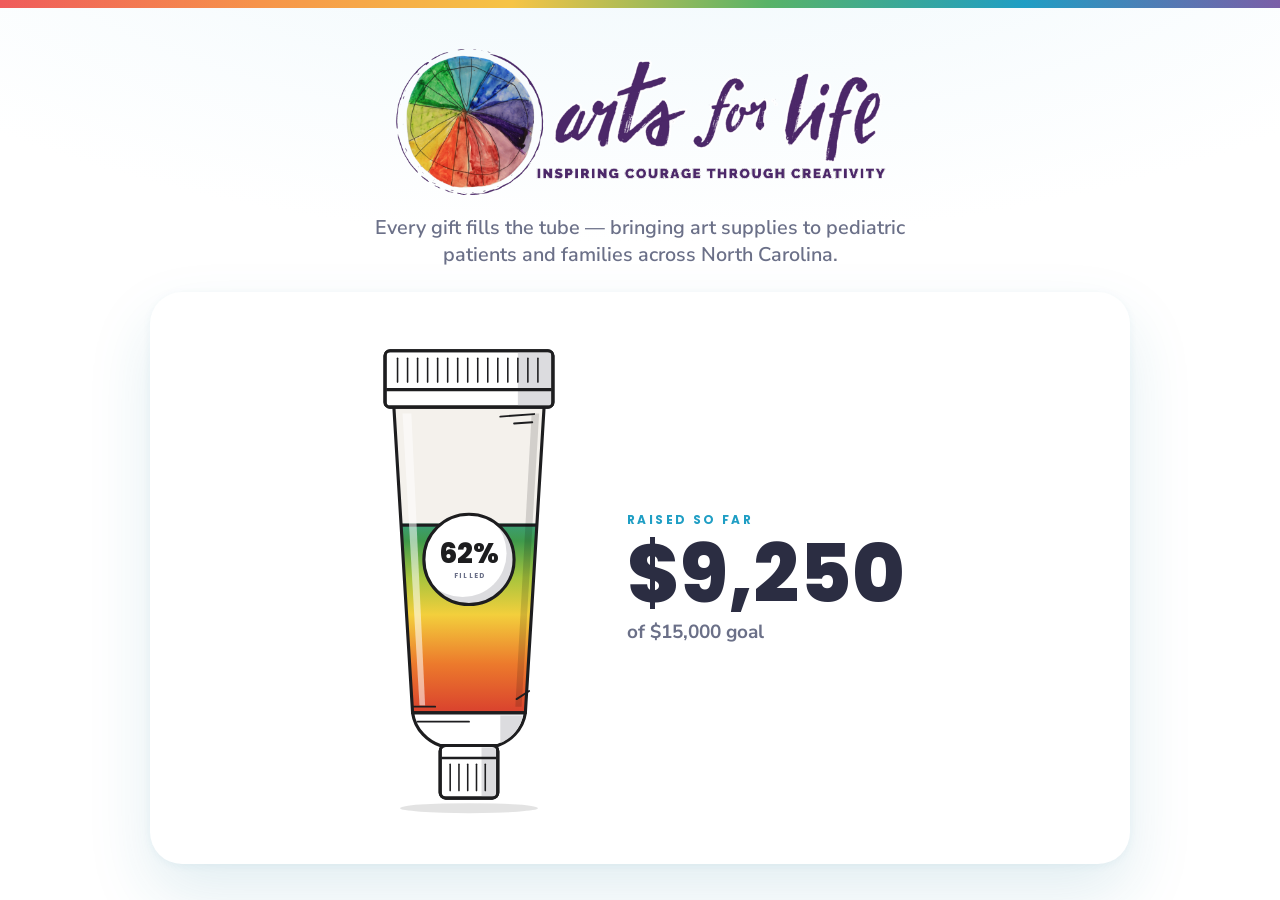
<file: index.html>
<!DOCTYPE html>
<html lang="en">
<head>
<meta charset="utf-8">
<meta name="viewport" content="width=device-width, initial-scale=1">
<title>Paint Fund · Arts For Life</title>
<meta name="description" content="Every gift fills the tube — bringing art supplies to pediatric patients and families across North Carolina.">
<link rel="preconnect" href="https://fonts.googleapis.com">
<link rel="preconnect" href="https://fonts.gstatic.com" crossorigin>
<link href="https://fonts.googleapis.com/css2?family=Poppins:wght@500;600;700;800&family=Nunito+Sans:wght@400;600;700;800;900&display=swap" rel="stylesheet">
<link rel="stylesheet" href="css/styles.css">
<script>if (/[?&]embed=1\b/.test(location.search)) document.documentElement.classList.add("embed");</script>
</head>
<body>
<div class="page page--fit">
  <div class="rainbow-strip" aria-hidden="true"></div>

  <header class="hero">
    <h1><img class="hero__logo" src="assets/arts-for-life-logo.png" alt="Arts For Life — Inspiring Courage Through Creativity" width="785" height="240"></h1>
    <p class="hero__sub">Every gift fills the tube — bringing art supplies to pediatric patients and families across North Carolina.</p>
  </header>

  <main class="main-card">

    <!-- ===== PAINT TUBE ===== -->
    <div class="tube" id="tube" role="progressbar" aria-label="Fundraising progress" aria-valuemin="0" aria-valuemax="100" aria-valuenow="0" aria-valuetext="0% of goal">
      <svg viewBox="0 0 300 770" xmlns="http://www.w3.org/2000/svg" aria-hidden="true" focusable="false">
        <defs>
          <clipPath id="tube-body"><path d="M30,110 L270,110 L240,600 L60,600 Z"/></clipPath>
          <clipPath id="tube-label"><path d="M78,355 A72,72 0 1 0 222,355 A72,72 0 1 0 78,355 Z"/></clipPath>
          <!-- Fixed to the full body height so colors don't compress as it fills. -->
          <linearGradient id="tube-paint" gradientUnits="userSpaceOnUse" x1="0" y1="600" x2="0" y2="110">
            <stop offset="0" stop-color="#d9412e"/>
            <stop offset="0.16" stop-color="#ec7a2c"/>
            <stop offset="0.32" stop-color="#f3cf3c"/>
            <stop offset="0.44" stop-color="#a8c43d"/>
            <stop offset="0.56" stop-color="#3f9a4b"/>
            <stop offset="0.70" stop-color="#36a3b6"/>
            <stop offset="0.84" stop-color="#3a5daf"/>
            <stop offset="1" stop-color="#5a3a8c"/>
          </linearGradient>
        </defs>

        <!-- ground shadow -->
        <ellipse cx="150" cy="752" rx="110" ry="8" fill="rgba(29,29,31,0.12)"/>

        <!-- paint: the gradient fills the whole body; an "empty" cover slides up
             to reveal it. Its bottom edge is the 5px paint surface line. -->
        <g clip-path="url(#tube-body)">
          <rect x="0" y="100" width="300" height="510" fill="url(#tube-paint)"/>
          <g class="tube__cover" id="tube-cover">
            <rect x="0" y="100" width="300" height="500" fill="#f4f1ec"/>
            <rect x="0" y="600" width="300" height="5" fill="#1d1d1f"/>
          </g>
        </g>

        <!-- shine + shade on body -->
        <path d="M44,122 L58,122 L80,588 L71,588 Z" fill="rgba(255,255,255,0.55)"/>
        <path d="M250,122 L262,122 L234,590 L224,590 Z" fill="rgba(0,0,0,0.14)"/>
        <g stroke="#1d1d1f" stroke-width="3" stroke-linecap="round" fill="none">
          <path d="M200,127 L254,123"/>
          <path d="M222,138 L251,136"/>
          <path d="M226,578 L246,565"/>
          <path d="M60,590 L96,590"/>
        </g>

        <!-- body outline -->
        <path d="M30,110 L270,110 L240,600 L60,600 Z" fill="none" stroke="#1d1d1f" stroke-width="5" stroke-linejoin="round"/>

        <!-- label -->
        <path d="M78,355 A72,72 0 1 0 222,355 A72,72 0 1 0 78,355 Z" fill="#dcdcdf"/>
        <path d="M70,345 A70,70 0 1 0 210,345 A70,70 0 1 0 70,345 Z" fill="#ffffff" clip-path="url(#tube-label)"/>
        <path d="M78,355 A72,72 0 1 0 222,355 A72,72 0 1 0 78,355 Z" fill="none" stroke="#1d1d1f" stroke-width="5"/>
        <text class="tube__pct" id="tube-pct" x="150" y="345" text-anchor="middle" dominant-baseline="central">0%</text>
        <text class="tube__pct-label" x="152" y="380" text-anchor="middle" dominant-baseline="central">FILLED</text>

        <!-- top seal cap -->
        <path d="M24,22 H276 A8,8 0 0 1 284,30 V104 A8,8 0 0 1 276,112 H24 A8,8 0 0 1 16,104 V30 A8,8 0 0 1 24,22 Z" fill="#ffffff" stroke="#1d1d1f" stroke-width="5" stroke-linejoin="round"/>
        <path d="M228,25 H281 V109 H228 Z" fill="#dcdcdf"/>
        <line x1="18" y1="84" x2="282" y2="84" stroke="#1d1d1f" stroke-width="5"/>
        <g stroke="#1d1d1f" stroke-width="2.5" stroke-linecap="round">
          <line x1="36" y1="34" x2="36" y2="72"/><line x1="52" y1="34" x2="52" y2="72"/><line x1="68" y1="34" x2="68" y2="72"/>
          <line x1="84" y1="34" x2="84" y2="72"/><line x1="100" y1="34" x2="100" y2="72"/><line x1="116" y1="34" x2="116" y2="72"/>
          <line x1="132" y1="34" x2="132" y2="72"/><line x1="148" y1="34" x2="148" y2="72"/><line x1="164" y1="34" x2="164" y2="72"/>
          <line x1="180" y1="34" x2="180" y2="72"/><line x1="196" y1="34" x2="196" y2="72"/><line x1="212" y1="34" x2="212" y2="72"/>
          <line x1="228" y1="34" x2="228" y2="72"/><line x1="244" y1="34" x2="244" y2="72"/><line x1="260" y1="34" x2="260" y2="72"/>
        </g>
        <path d="M24,22 H276 A8,8 0 0 1 284,30 V104 A8,8 0 0 1 276,112 H24 A8,8 0 0 1 16,104 V30 A8,8 0 0 1 24,22 Z" fill="none" stroke="#1d1d1f" stroke-width="5" stroke-linejoin="round"/>

        <!-- bottom shoulder -->
        <path d="M60,600 L240,600 C236,628 214,646 196,652 L104,652 C86,646 64,628 60,600 Z" fill="#ffffff" stroke="#1d1d1f" stroke-width="5" stroke-linejoin="round"/>
        <path d="M200,604 L236,604 C232,626 216,642 200,648 Z" fill="#dcdcdf"/>
        <path d="M68,614 L150,614" stroke="#1d1d1f" stroke-width="3" stroke-linecap="round"/>

        <!-- nozzle cap -->
        <path d="M113,652 H187 A9,9 0 0 1 196,661 V727 A9,9 0 0 1 187,736 H113 A9,9 0 0 1 104,727 V661 A9,9 0 0 1 113,652 Z" fill="#ffffff" stroke="#1d1d1f" stroke-width="5" stroke-linejoin="round"/>
        <path d="M170,655 H193 V733 H170 Z" fill="#dcdcdf"/>
        <line x1="106" y1="672" x2="194" y2="672" stroke="#1d1d1f" stroke-width="4"/>
        <g stroke="#1d1d1f" stroke-width="2.5" stroke-linecap="round">
          <line x1="120" y1="682" x2="120" y2="724"/><line x1="134" y1="682" x2="134" y2="724"/><line x1="148" y1="682" x2="148" y2="724"/>
          <line x1="162" y1="682" x2="162" y2="724"/><line x1="176" y1="682" x2="176" y2="724"/>
        </g>
        <path d="M113,652 H187 A9,9 0 0 1 196,661 V727 A9,9 0 0 1 187,736 H113 A9,9 0 0 1 104,727 V661 A9,9 0 0 1 113,652 Z" fill="none" stroke="#1d1d1f" stroke-width="5" stroke-linejoin="round"/>
      </svg>
    </div>

    <!-- ===== STATS ===== -->
    <section class="stats" aria-live="polite">
      <div class="eyebrow">Raised so far</div>
      <div class="stats__amount" id="raised">$0</div>
      <div class="stats__goal">of <span id="goal">$0</span> goal</div>
    </section>
  </main>
</div>

<script type="module" src="js/public.js"></script>
</body>
</html>
</file>
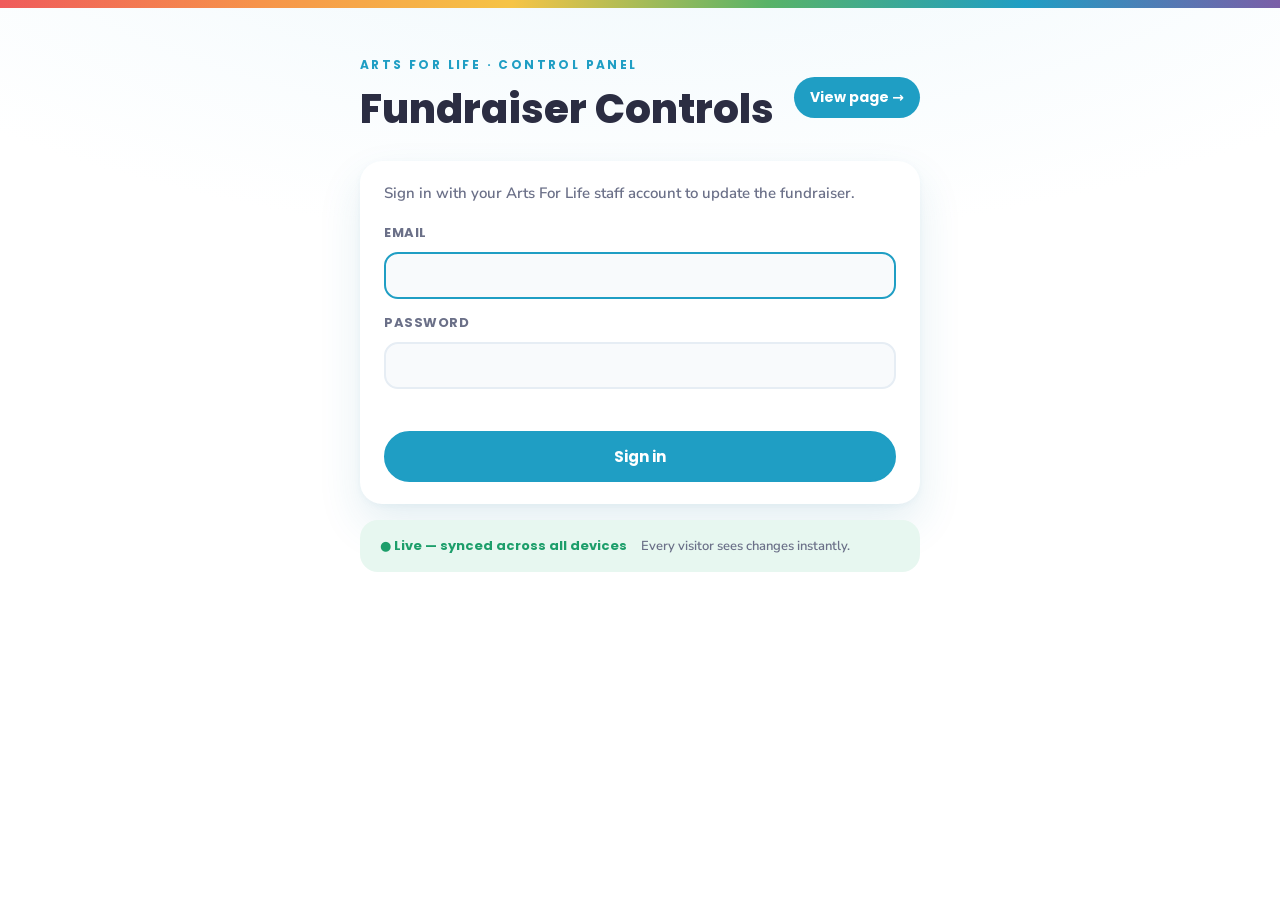
<file: admin.html>
<!DOCTYPE html>
<html lang="en">
<head>
<meta charset="utf-8">
<meta name="viewport" content="width=device-width, initial-scale=1">
<meta name="robots" content="noindex, nofollow">
<title>Fundraiser Controls · Arts For Life</title>
<link rel="preconnect" href="https://fonts.googleapis.com">
<link rel="preconnect" href="https://fonts.gstatic.com" crossorigin>
<link href="https://fonts.googleapis.com/css2?family=Poppins:wght@500;600;700;800&family=Nunito+Sans:wght@400;600;700;800;900&display=swap" rel="stylesheet">
<link rel="stylesheet" href="css/styles.css">
</head>
<body>
<div class="page">
  <div class="rainbow-strip" aria-hidden="true"></div>

  <div class="admin">
    <header class="admin__header">
      <div>
        <div class="eyebrow">Arts For Life · Control panel</div>
        <h1 class="admin__title">Fundraiser Controls</h1>
      </div>
      <a class="pill-link" href="./">View page →</a>
    </header>

    <!-- ===== SIGN IN (live mode only) ===== -->
    <form class="card signin" id="signin" hidden novalidate>
      <p class="signin__intro">Sign in with your Arts For Life staff account to update the fundraiser.</p>
      <div>
        <label class="field-label" for="email">Email</label>
        <input class="input" id="email" type="email" autocomplete="username" required>
      </div>
      <div>
        <label class="field-label" for="password">Password</label>
        <input class="input" id="password" type="password" autocomplete="current-password" required>
      </div>
      <p class="signin__error" id="signin-error" role="alert"></p>
      <button class="btn btn--solid" type="submit" id="signin-btn">Sign in</button>
    </form>

    <!-- ===== CONTROLS ===== -->
    <div id="controls" hidden>
      <div class="card card--preview">
        <div class="preview__top">
          <span class="preview__raised" id="p-raised">$0</span>
          <span class="preview__goal">of <span id="p-goal">$0</span></span>
        </div>
        <div class="bar"><div class="bar__fill" id="p-bar"></div></div>
        <div class="preview__bottom">
          <span class="preview__pct"><span id="p-pct">0</span>% filled</span>
          <span class="preview__status" id="p-status">In progress</span>
        </div>
      </div>

      <div class="card">
        <label class="field-label" for="raised">Amount raised</label>
        <div class="money money--raised">
          <span class="money__sign" aria-hidden="true">$</span>
          <input class="input input--lg" id="raised" type="number" min="0" step="1" inputmode="numeric">
        </div>
        <div class="quick">
          <button class="btn btn--neutral" type="button" data-delta="-100">−$100</button>
          <button class="btn btn--neutral" type="button" data-delta="-25">−$25</button>
          <button class="btn btn--tint" type="button" data-delta="25">+$25</button>
          <button class="btn btn--tint" type="button" data-delta="100">+$100</button>
          <button class="btn btn--solid" type="button" data-delta="500">+$500</button>
        </div>
      </div>

      <div class="card card--goal">
        <label class="field-label" for="goal">Goal amount</label>
        <div class="money money--goal">
          <span class="money__sign" aria-hidden="true">$</span>
          <input class="input" id="goal" type="number" min="1" step="1" inputmode="numeric">
        </div>
      </div>

      <div class="footer-row">
        <span class="footer-row__note" id="save-note" role="status">Saved automatically</span>
        <button class="btn btn--danger" type="button" id="reset">Reset progress</button>
      </div>
    </div>

    <div class="sync" id="sync">
      <span class="sync__label" id="sync-label"></span>
      <span class="sync__help" id="sync-help"></span>
      <button class="sync__signout" type="button" id="signout" hidden>Sign out</button>
    </div>
  </div>
</div>

<script type="module" src="js/admin.js"></script>
</body>
</html>
</file>
<file: css/styles.css>
/* Arts For Life — Paint Tube Fundraiser
   Shared styles for the public page (index.html) and admin (admin.html). */

:root {
  --ink: #2b2d42;
  --outline: #1d1d1f;
  --muted: #6b7088;
  --subtle: #9aa0ad;
  --blue: #1f9ec4;
  --blue-hover: #17789a;
  --tint: #e9f7fb;
  --tint-border: #bfe6f1;
  --page-tint: #eaf6fb;
  --input-bg: #f8fafc;
  --border: #e6edf4;
  --success: #1c9e6a;
  --success-bg: #e7f7f0;
  --danger: #c96b6b;
  --danger-border: #e0d4d4;
  --ui-rainbow: linear-gradient(90deg, #ef5b5b, #f6934a, #f6c445, #58b368, #1f9ec4, #7b5ea7);
  --font-display: "Poppins", system-ui, sans-serif;
  --font-body: "Nunito Sans", system-ui, sans-serif;
}

* { box-sizing: border-box; }
html, body { margin: 0; padding: 0; }
body {
  font-family: var(--font-body);
  color: var(--ink);
  background-color: #ffffff;
  -webkit-font-smoothing: antialiased;
}
a { color: var(--blue); text-decoration: none; }
a:hover { color: var(--blue-hover); }

.visually-hidden {
  position: absolute !important; width: 1px; height: 1px; padding: 0; margin: -1px;
  overflow: hidden; clip: rect(0 0 0 0); white-space: nowrap; border: 0;
}

/* ---------- page shell ---------- */
.page {
  position: relative;
  min-height: 100vh;
  width: 100%;
  padding: 56px 24px 48px;
  display: flex;
  flex-direction: column;
  align-items: center;
  background-image: radial-gradient(150% 100% at 50% -25%, var(--page-tint) 0%, #ffffff 52%);
}
.rainbow-strip {
  position: absolute; top: 0; left: 0; right: 0;
  height: 8px; z-index: 5;
  background: var(--ui-rainbow);
}
.pill-link {
  display: inline-flex; align-items: center; gap: 6px;
  font-family: var(--font-display); font-weight: 700;
  border-radius: 999px; background: var(--blue); color: #fff;
  white-space: nowrap;
}
.pill-link:hover { background: var(--blue-hover); color: #fff; }

.eyebrow {
  font-family: var(--font-display); font-weight: 700; font-size: 12px;
  letter-spacing: 0.2em; text-transform: uppercase; color: var(--blue);
}

/* =====================================================================
   PUBLIC PAGE
   ===================================================================== */
/* The public page fits the viewport with no scrolling: the page is locked to
   the screen height, the header shrinks on short screens, and the tube scales
   to whatever height is left in the card. */
.page--fit {
  height: 100vh; height: 100dvh; min-height: 0;
  padding: clamp(20px, 5vh, 56px) 24px clamp(16px, 4vh, 48px);
  overflow: hidden;
}

.hero { flex: none; text-align: center; max-width: 760px; margin-bottom: clamp(12px, 2.6vh, 26px); }
.hero h1 { margin: 0 0 clamp(6px, 1.8vh, 18px); }
.hero__logo {
  display: block; margin: 0 auto;
  width: auto; max-width: 100%;
  height: clamp(56px, 17vh, 171px); /* 171px = 560px wide */
}
.hero__sub {
  font-weight: 600; font-size: clamp(14px, min(2.2vw, 2.2vh), 20px); color: var(--muted);
  margin: 0 auto; max-width: 560px;
}

.main-card {
  flex: 1 1 0; min-height: 0;
  width: 100%; max-width: 980px;
  background: #ffffff; border-radius: 32px;
  box-shadow: 0 30px 64px rgba(31,120,154,0.13), 0 2px 8px rgba(31,120,154,0.06);
  padding: clamp(20px, min(4vw, 5vh), 52px);
  display: flex; align-items: center; justify-content: center;
  gap: clamp(24px, 5vw, 64px);
}

/* The tube is a single SVG in a 300×770 coordinate space. It takes the card's
   full height (up to its natural 770px) and keeps its aspect ratio. */
.tube { flex: none; height: 100%; max-height: 770px; aspect-ratio: 300 / 770; }
.tube svg { display: block; width: 100%; height: 100%; overflow: visible; }
.tube__cover {
  transition: transform 0.95s cubic-bezier(.22,.61,.36,1);
}
.tube__pct { font-family: var(--font-display); font-weight: 800; font-size: 44px; fill: var(--outline); }
.tube__pct-label {
  font-family: var(--font-display); font-weight: 700; font-size: 11px;
  letter-spacing: 0.18em; fill: var(--muted);
}

.stats { flex: none; min-width: 250px; max-width: 340px; }
.stats__amount {
  font-family: var(--font-display); font-weight: 800;
  font-size: clamp(40px, min(7.5vw, 9vh), 80px); line-height: 0.98;
  color: var(--ink); margin: 6px 0;
}
.stats__goal { font-weight: 700; font-size: 19px; color: var(--muted); }

/* Narrow screens: stack the stats under the tube; the tube takes the space
   left over. */
@media (max-width: 640px) {
  .page--fit { padding-left: 16px; padding-right: 16px; }
  .main-card { flex-direction: column; gap: 12px; border-radius: 24px; }
  .tube { flex: 1 1 0; min-height: 0; height: auto; max-height: none; aspect-ratio: auto; width: 100%; }
  .stats { min-width: 0; text-align: center; }
  .stats__amount { font-size: clamp(32px, 6vh, 48px); margin: 2px 0; }
  .stats__goal { font-size: 16px; }
}

/* Embedded mode (?embed=1): just the card, transparent background — for an
   iframe on artsforlifenc.org. It fills the iframe's height. */
.embed .page { padding: 16px; background: transparent; }
.embed .rainbow-strip, .embed .hero { display: none; }
.embed body, body.embed { background: transparent; }

/* =====================================================================
   ADMIN PAGE
   ===================================================================== */
.admin { width: 100%; max-width: 560px; }
.admin__header {
  display: flex; align-items: center; justify-content: space-between;
  gap: 16px; margin-bottom: 22px;
}
.admin__title {
  font-family: var(--font-display); font-weight: 800;
  font-size: clamp(28px, 5vw, 40px); margin: 5px 0 0; color: var(--ink);
}
.admin__header .pill-link { font-size: 14px; padding: 10px 16px; }

.card {
  background: #ffffff; border-radius: 22px; padding: 22px 24px;
  box-shadow: 0 20px 44px rgba(31,120,154,0.12), 0 2px 6px rgba(31,120,154,0.05);
  margin-bottom: 16px;
}
.card--preview { margin-bottom: 18px; }

.preview__top { display: flex; align-items: baseline; justify-content: space-between; margin-bottom: 12px; }
.preview__raised { font-family: var(--font-display); font-weight: 800; font-size: 30px; color: var(--ink); }
.preview__goal { font-weight: 700; font-size: 17px; color: var(--muted); }
.bar { height: 20px; border-radius: 999px; background: #eef2f7; overflow: hidden; }
.bar__fill {
  height: 100%; width: 0; border-radius: 999px;
  background: linear-gradient(90deg, #ef5b5b, #f6934a 24%, #f6c445 44%, #58b368 62%, #1f9ec4 82%, #7b5ea7);
  transition: width 0.5s cubic-bezier(.22,.61,.36,1);
}
.preview__bottom { display: flex; justify-content: space-between; margin-top: 10px; }
.preview__pct { font-family: var(--font-display); font-weight: 700; font-size: 14px; color: var(--blue); }
.preview__status { font-weight: 700; font-size: 14px; color: var(--subtle); }

.field-label {
  display: block; font-family: var(--font-display); font-weight: 700; font-size: 13px;
  letter-spacing: 0.04em; color: var(--muted); margin-bottom: 9px; text-transform: uppercase;
}
.money { display: flex; align-items: center; gap: 8px; }
.money__sign { font-family: var(--font-display); font-weight: 800; font-size: 26px; color: #b4bac6; }
.input {
  flex: 1; width: 100%;
  font-family: var(--font-display); font-weight: 700; font-size: 20px; color: var(--ink);
  padding: 10px 12px; border: 2px solid var(--border); border-radius: 14px; background: var(--input-bg);
}
.input:focus { outline: none; border-color: var(--blue); }
.input--lg { font-weight: 800; font-size: 26px; padding: 11px 14px; }
.money--raised { margin-bottom: 14px; }
.money--goal { gap: 6px; }
.money--goal .money__sign { font-size: 20px; }

.quick { display: flex; flex-wrap: wrap; gap: 8px; }
.btn {
  font-family: var(--font-display); font-weight: 700; font-size: 15px;
  border-radius: 999px; cursor: pointer; border: 2px solid var(--border);
}
.btn:disabled { opacity: 0.5; cursor: not-allowed; }
.quick .btn { flex: 1; min-width: 70px; padding: 12px 0; }
.btn--neutral { background: var(--input-bg); color: var(--ink); }
.btn--neutral:hover:not(:disabled) { border-color: #d3dde8; }
.btn--tint { background: var(--tint); border-color: var(--tint-border); color: var(--blue-hover); }
.btn--tint:hover:not(:disabled) { border-color: var(--blue); }
.btn--solid { background: var(--blue); border-color: var(--blue); color: #fff; }
.btn--solid:hover:not(:disabled) { background: var(--blue-hover); border-color: var(--blue-hover); }
.btn--danger {
  font-size: 14px; padding: 11px 18px;
  border-color: var(--danger-border); background: transparent; color: var(--danger);
}
.btn--danger:hover:not(:disabled) { border-color: var(--danger); }

.card--goal { margin-bottom: 18px; }

.footer-row {
  display: flex; align-items: center; justify-content: space-between;
  gap: 16px; padding: 2px 4px; margin-bottom: 18px;
}
.footer-row__note { font-weight: 700; font-size: 13px; color: var(--subtle); }
.footer-row__note.is-error { color: var(--danger); }

.sync {
  display: flex; align-items: center; gap: 14px; padding: 16px 20px;
  border-radius: 18px; background: #f1f3f7;
}
.sync__label { font-family: var(--font-display); font-weight: 700; font-size: 13px; color: var(--subtle); white-space: nowrap; }
.sync__help { font-weight: 600; font-size: 13px; color: var(--muted); line-height: 1.4; }
.sync.is-live { background: var(--success-bg); }
.sync.is-live .sync__label { color: var(--success); }
.sync.is-warn { background: #fdf3e7; }
.sync.is-warn .sync__label { color: #b7702a; }
.sync__signout {
  margin-left: auto; font-family: var(--font-display); font-weight: 700; font-size: 13px;
  background: none; border: 0; color: var(--muted); cursor: pointer; white-space: nowrap;
}
.sync__signout:hover { color: var(--ink); }

/* sign-in */
.signin { display: grid; gap: 14px; }
.signin .input { font-family: var(--font-body); font-size: 17px; }
.signin .btn { padding: 12px 0; }
.signin__error { color: var(--danger); font-weight: 700; font-size: 14px; min-height: 1em; margin: 0; }
.signin__intro { margin: 0 0 4px; color: var(--muted); font-weight: 600; font-size: 15px; line-height: 1.45; }

[hidden] { display: none !important; }

@media (max-width: 480px) {
  .admin__header { flex-wrap: wrap; }
  .sync { flex-wrap: wrap; }
}
</file>
